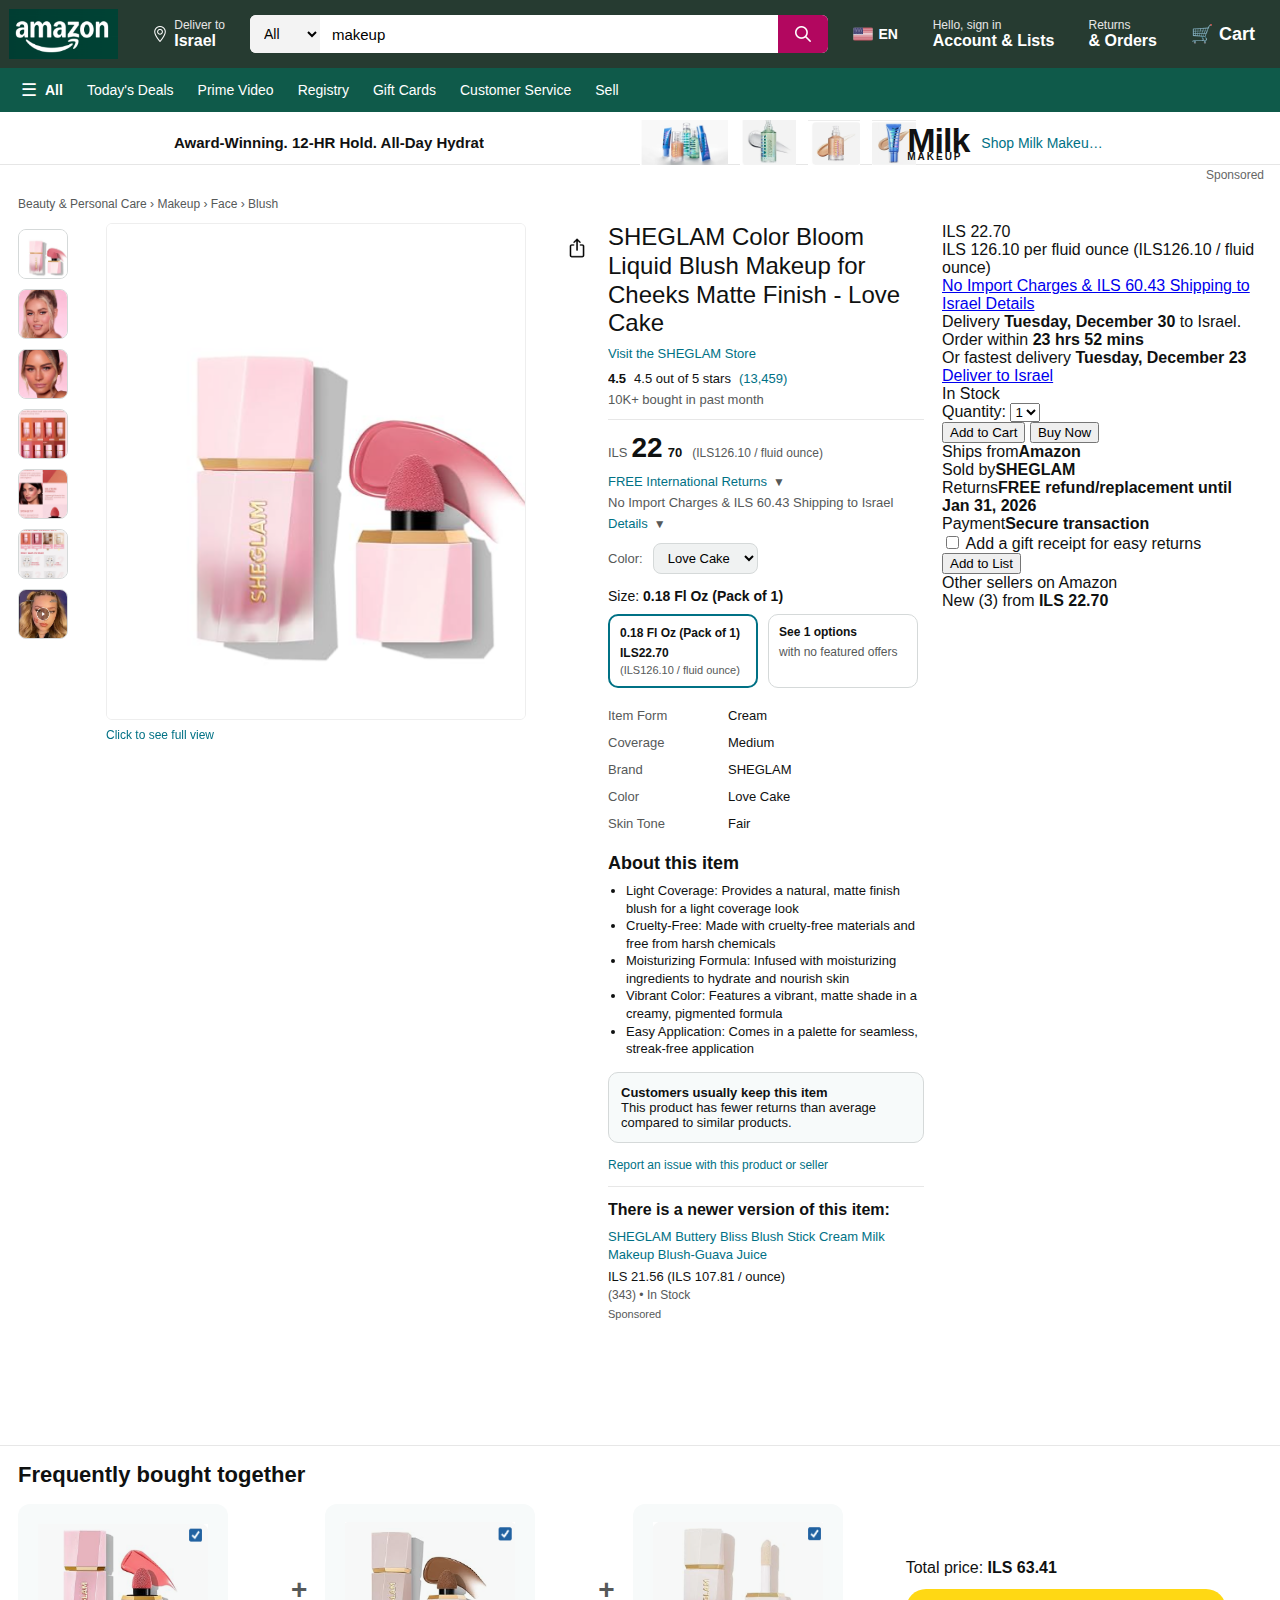
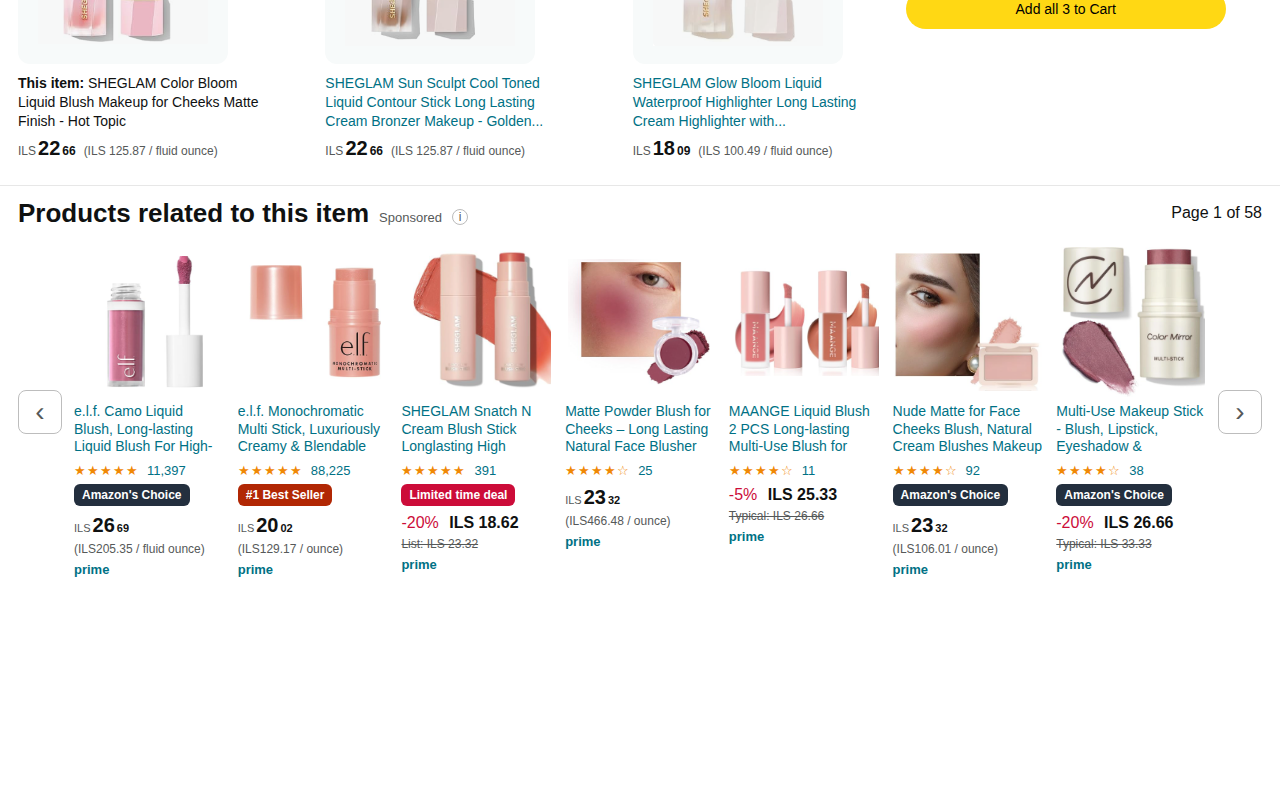
<file: index.html>
<!DOCTYPE html>
<html lang="en">
<head>
  <meta charset="UTF-8" />
<title>
Amazon.com : SHEGLAM Color Bloom Liquid Blush Makeup for Cheeks Matte Finish - Hot Topic : Beauty & Personal Care
</title>
<link rel="icon" type="image/png" href="img/amazon%20icon.png">

  <link rel="stylesheet" href="style.css" />
</head>
<body>

  <!-- Header -->
  <iframe src="header.html" class="header-frame"></iframe>

  <!-- Advertisement -->
  <iframe src="ad.html" class="ad-frame"></iframe>
  <!-- Content -->
<iframe class="content-frame" src="Content/content.html" scrolling="no"></iframe>
  <!-- Frequently Bought Together -->
  <iframe src="fbt.html" class="fbt-frame" scrolling="no"></iframe>
  <!-- Products related to this item -->
<iframe src="related.html" class="related-frame" scrolling="no"></iframe>
</body>
</html>
</file>
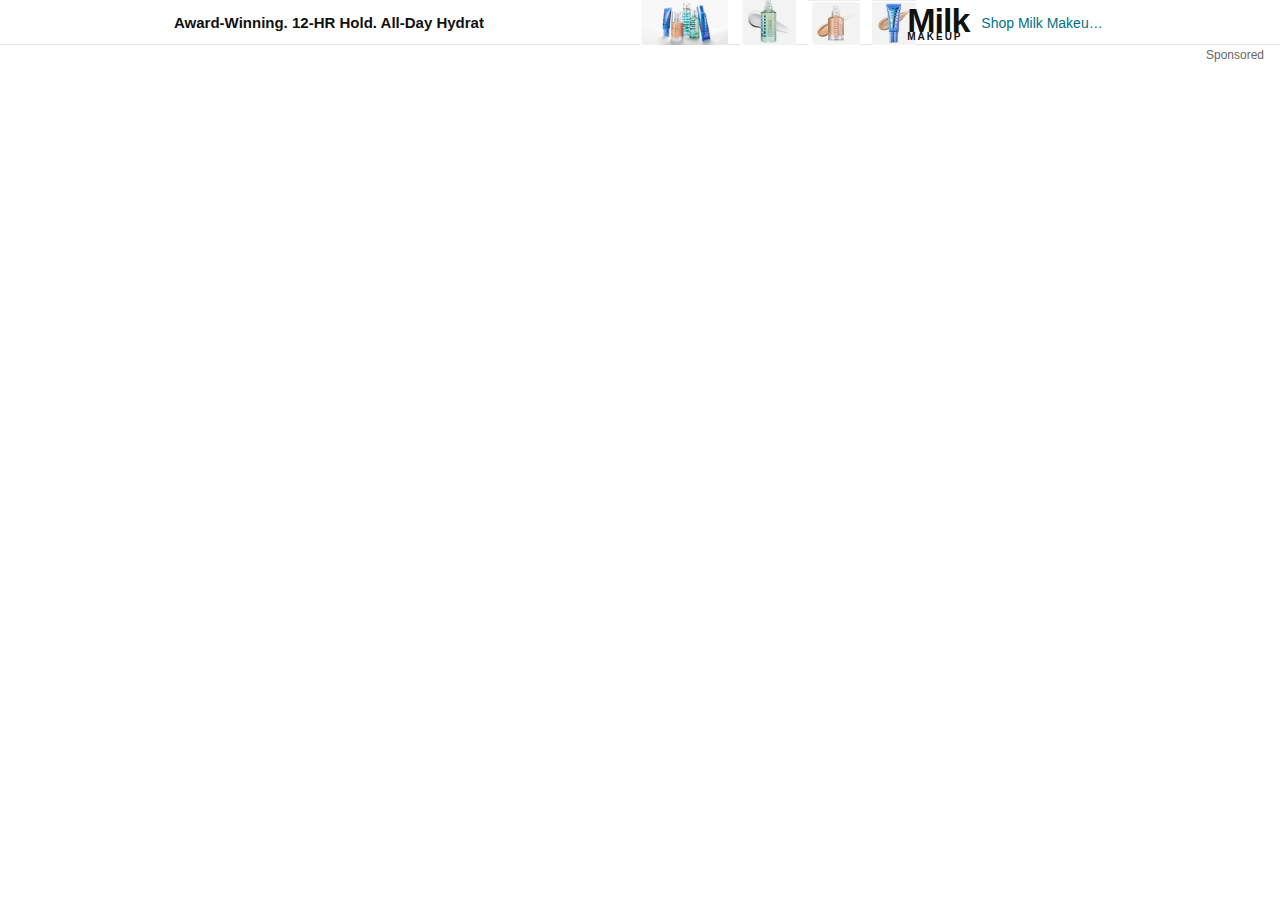
<file: ad.html>
<!DOCTYPE html>
<html lang="en">
<head>
  <meta charset="UTF-8" />
  <link rel="stylesheet" href="ad.css" />
</head>
<body>

  <!-- Top: main ad bar -->
  <section class="ad-bar">
    <div class="ad-inner">

      <div class="ad-text">
        13x Award-Winning. 12-HR Hold. All-Day Hydration.
      </div>

      <div class="ad-right-zone">
        <div class="ad-thumbs">
          <img src="img/ad1.png" alt="Ad item 1" />
          <img src="img/ad2.png" alt="Ad item 2" />
          <img src="img/ad3.png" alt="Ad item 3" />
          <img src="img/ad4.png" alt="Ad item 4" />
        </div>

        <div class="ad-right">
          <div class="ad-brand">
            <div class="ad-brand-name">Milk</div>
            <div class="ad-brand-sub">MAKEUP</div>
          </div>

          <a class="ad-link" href="#">Shop Milk Makeup LLC</a>
        </div>
      </div>

    </div>
  </section>

  <!-- Bottom: sponsored row -->
  <section class="ad-sponsored-row">
    <div class="ad-sponsored-inner">
      <span class="ad-sponsored">Sponsored</span>
    </div>
  </section>

</body>
</html>
</file>
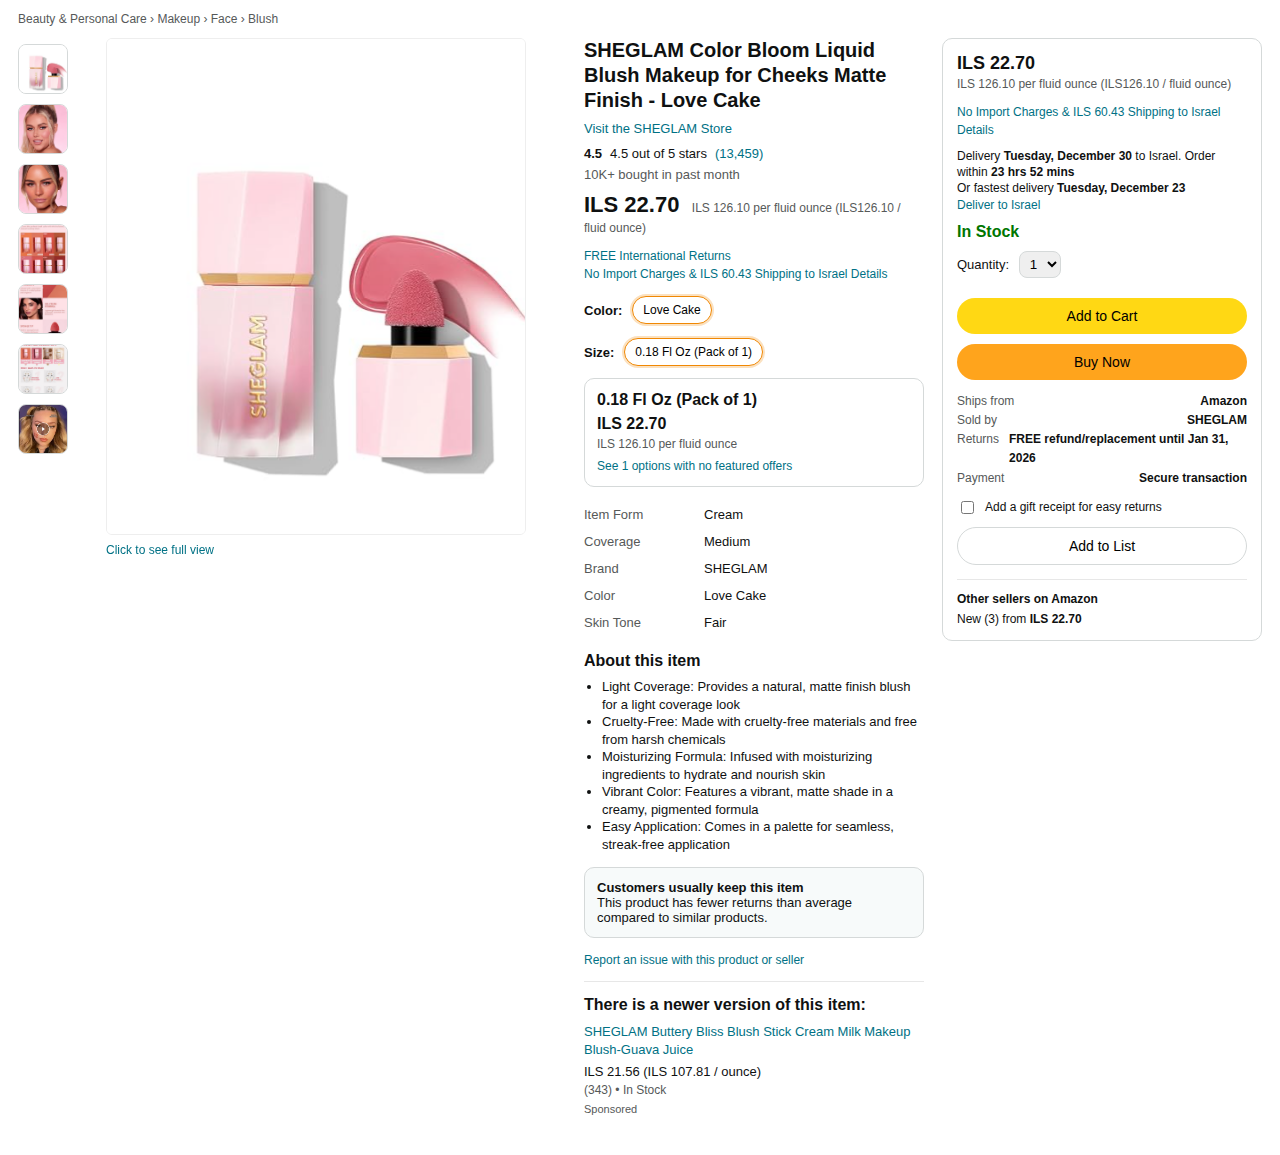
<file: content.html>
<!DOCTYPE html>
<html lang="en">
<head>
  <meta charset="UTF-8" />
  <title>Product Content</title>
  <link rel="stylesheet" href="content.css" />
  
</head>
<script src="script.js"></script>

<body>

  <!-- Breadcrumb -->
  <div class="breadcrumb">
    Beauty &amp; Personal Care › Makeup › Face › Blush
  </div>

  <!-- 4 sections layout -->
  <main class="product-grid">

    <!-- 1) LEFT: 7 thumbs -->
    <aside class="thumbs">
      <img src="img/t1.png" alt="">
      <img src="img/t2.png" alt="">
      <img src="img/t3.png" alt="">
      <img src="img/t4.png" alt="">
      <img src="img/t5.png" alt="">
      <img src="img/t6.png" alt="">
      <img src="img/t7.png" alt="">
    </aside>

    <!-- 2) MAIN IMAGE (sticky / can scroll while image stays) -->
    <section class="media">
      <div class="media-sticky">
<img id="mainImg" src="img/t1.png" alt="Main product">
        <div class="media-link">Click to see full view</div>
      </div>
    </section>

    <!-- 3) DETAILS TEXT -->
    <section class="details">

      <h1 class="title">
        SHEGLAM Color Bloom Liquid Blush Makeup for Cheeks Matte Finish - Love Cake
      </h1>

      <a class="store" href="#">Visit the SHEGLAM Store</a>

      <div class="rating-row">
        <span class="stars">4.5</span>
        <span class="rating-text">4.5 out of 5 stars</span>
        <a class="reviews" href="#">(13,459)</a>
      </div>

      <div class="bought">10K+ bought in past month</div>

      <div class="price-line">
        <span class="price">ILS 22.70</span>
        <span class="per">ILS 126.10 per fluid ounce (ILS126.10 / fluid ounce)</span>
      </div>

      <div class="links">
        <a href="#">FREE International Returns</a><br>
        <a href="#">No Import Charges &amp; ILS 60.43 Shipping to Israel Details</a>
      </div>

      <div class="var">
        <div class="label">Color:</div>
        <button class="pill active">Love Cake</button>
      </div>

      <div class="var">
        <div class="label">Size:</div>
        <button class="pill active">0.18 Fl Oz (Pack of 1)</button>
      </div>

      <div class="mini-box">
        <div><strong>0.18 Fl Oz (Pack of 1)</strong></div>
        <div class="mini-price">ILS 22.70</div>
        <div class="mini-per">ILS 126.10 per fluid ounce</div>
        <a class="mini-link" href="#">See 1 options with no featured offers</a>
      </div>

      <table class="specs">
        <tr><td>Item Form</td><td>Cream</td></tr>
        <tr><td>Coverage</td><td>Medium</td></tr>
        <tr><td>Brand</td><td>SHEGLAM</td></tr>
        <tr><td>Color</td><td>Love Cake</td></tr>
        <tr><td>Skin Tone</td><td>Fair</td></tr>
      </table>

      <h3>About this item</h3>
      <ul class="about">
        <li>Light Coverage: Provides a natural, matte finish blush for a light coverage look</li>
        <li>Cruelty-Free: Made with cruelty-free materials and free from harsh chemicals</li>
        <li>Moisturizing Formula: Infused with moisturizing ingredients to hydrate and nourish skin</li>
        <li>Vibrant Color: Features a vibrant, matte shade in a creamy, pigmented formula</li>
        <li>Easy Application: Comes in a palette for seamless, streak-free application</li>
      </ul>

      <div class="note">
        <strong>Customers usually keep this item</strong>
        <div>This product has fewer returns than average compared to similar products.</div>
      </div>

      <a class="report" href="#">Report an issue with this product or seller</a>

      <div class="newer">
        <div class="newer-title">There is a newer version of this item:</div>
        <div class="newer-item">
          <a href="#">SHEGLAM Buttery Bliss Blush Stick Cream Milk Makeup Blush-Guava Juice</a>
          <div class="newer-price">ILS 21.56 (ILS 107.81 / ounce)</div>
          <div class="newer-sub">(343) • In Stock</div>
          <div class="sponsored">Sponsored</div>
        </div>
      </div>

    </section>

    <!-- 4) RIGHT BUY BOX -->
    <aside class="buybox">

      <div class="buy-price">
        <span class="big">ILS 22.70</span><br>
        <span class="small">ILS 126.10 per fluid ounce (ILS126.10 / fluid ounce)</span>
      </div>

      <div class="ship">
        <a href="#">No Import Charges &amp; ILS 60.43 Shipping to Israel Details</a>
      </div>

      <div class="delivery">
        Delivery <strong>Tuesday, December 30</strong> to Israel. Order within <strong>23 hrs 52 mins</strong><br>
        Or fastest delivery <strong>Tuesday, December 23</strong><br>
        <a href="#">Deliver to Israel</a>
      </div>

      <div class="stock">In Stock</div>

      <div class="qty">
        Quantity:
        <select>
          <option>1</option>
          <option>2</option>
          <option>3</option>
        </select>
      </div>

      <button class="btn cart">Add to Cart</button>
      <button class="btn buy">Buy Now</button>

      <div class="meta">
        <div><span>Ships from</span><strong>Amazon</strong></div>
        <div><span>Sold by</span><strong>SHEGLAM</strong></div>
        <div><span>Returns</span><strong>FREE refund/replacement until Jan 31, 2026</strong></div>
        <div><span>Payment</span><strong>Secure transaction</strong></div>
      </div>

      <label class="gift">
        <input type="checkbox" />
        Add a gift receipt for easy returns
      </label>

      <button class="btn list">Add to List</button>

      <div class="other">
        <div class="other-title">Other sellers on Amazon</div>
        <div class="other-row">New (3) from <strong>ILS 22.70</strong></div>
      </div>

    </aside>

  </main>
  <script src="script.js"></script>

</body>
</html>
</file>
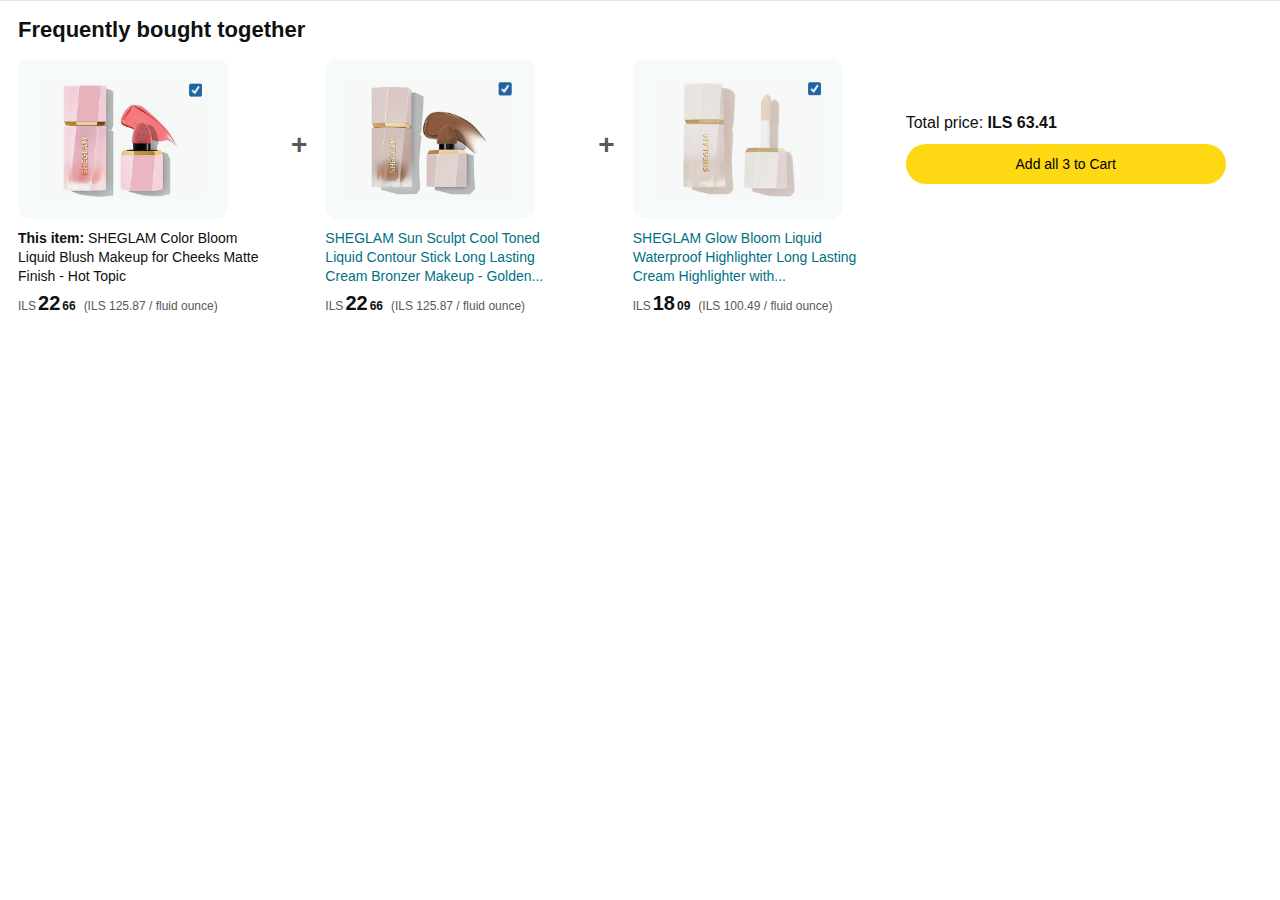
<file: fbt.html>
<!DOCTYPE html>
<html lang="en">
<head>
  <meta charset="UTF-8" />
  <title>Frequently Bought Together</title>
  <link rel="stylesheet" href="fbt.css" />
</head>
<body>

<section class="wrap">

  <h2 class="title">Frequently bought together</h2>

  <div class="row">

    <!-- LEFT: items -->
    <div class="items">

      <!-- Item 1 -->
      <div class="item">
        <div class="imgBox">
          <img src="img/p1.png" alt="">
        </div>

        <div class="name">
          <strong>This item:</strong> SHEGLAM Color Bloom Liquid Blush Makeup for Cheeks Matte Finish - Hot Topic
        </div>

        <div class="priceLine">
          <span class="cur">ILS</span><span class="main">22</span><span class="dec">66</span>
          <span class="unit">(ILS 125.87 / fluid ounce)</span>
        </div>
      </div>

      <div class="plus">+</div>

      <!-- Item 2 -->
      <div class="item">
        <div class="imgBox">
          <img src="img/p2.png" alt="">
        </div>

        <div class="name link">
          SHEGLAM Sun Sculpt Cool Toned Liquid Contour Stick Long Lasting Cream Bronzer Makeup - Golden...
        </div>

        <div class="priceLine">
          <span class="cur">ILS</span><span class="main">22</span><span class="dec">66</span>
          <span class="unit">(ILS 125.87 / fluid ounce)</span>
        </div>
      </div>

      <div class="plus">+</div>

      <!-- Item 3 -->
      <div class="item">
        <div class="imgBox">
          <img src="img/p3.png" alt="">
        </div>

        <div class="name link">
          SHEGLAM Glow Bloom Liquid Waterproof Highlighter Long Lasting Cream Highlighter with...
        </div>

        <div class="priceLine">
          <span class="cur">ILS</span><span class="main">18</span><span class="dec">09</span>
          <span class="unit">(ILS 100.49 / fluid ounce)</span>
        </div>
      </div>

    </div>

    <!-- RIGHT: total + button -->
    <div class="buy">
      <div class="total">
        Total price: <strong>ILS 63.41</strong>
      </div>
      <button class="btn">Add all 3 to Cart</button>
    </div>

  </div>

</section>

<script>
  // auto resize iframe height
  function sendHeight(){
    parent.postMessage({ type: "FBT_HEIGHT", height: document.documentElement.scrollHeight }, "*");
  }
  addEventListener("load", sendHeight);
  addEventListener("resize", sendHeight);
</script>

</body>
</html>
</file>
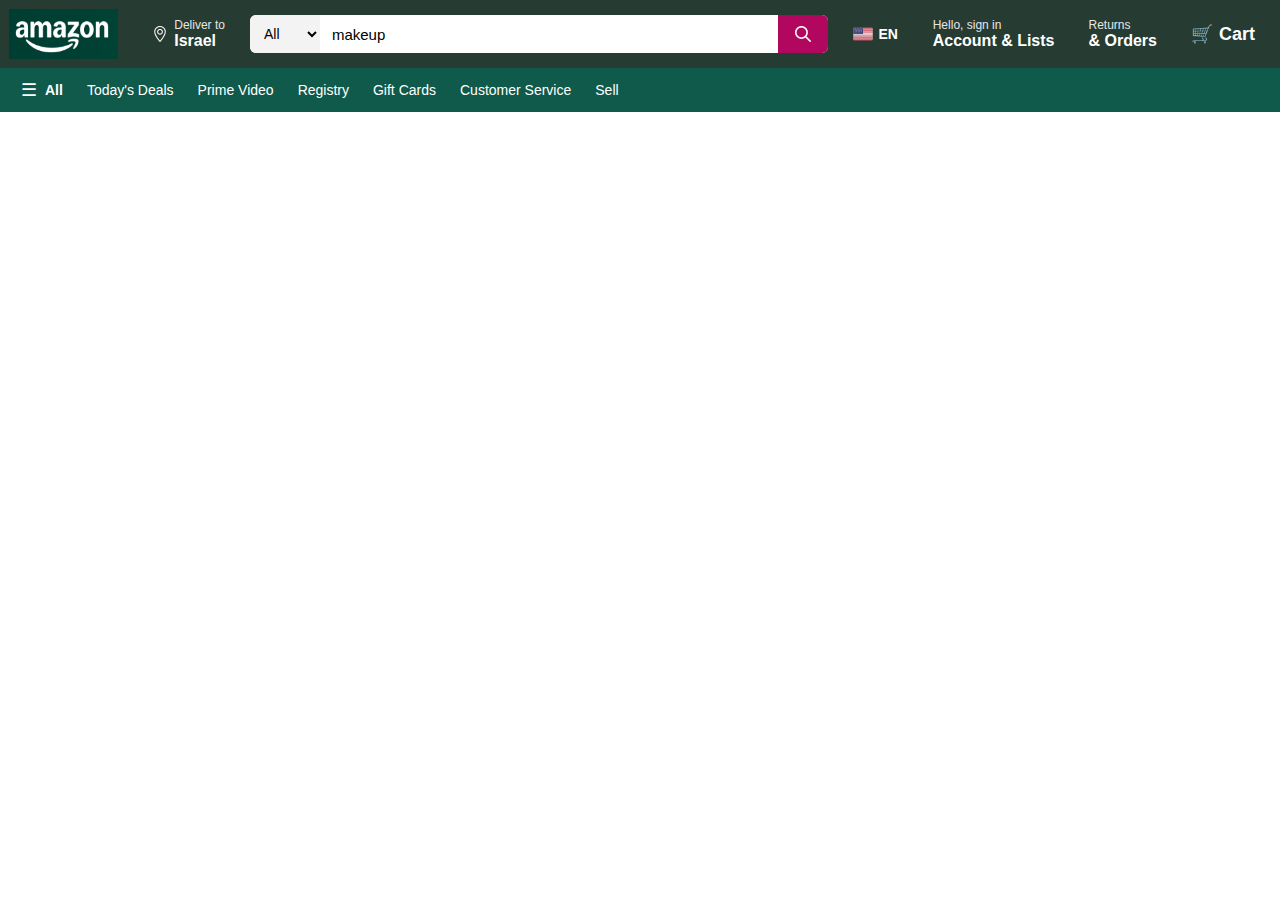
<file: header.html>
<!DOCTYPE html>
<html lang="en">
<head>
  <meta charset="UTF-8">
  <title>Amazon Clone Header</title>
  <link rel="stylesheet" href="style.css">
  
</head>
<body>

<header class="amazon-header">


  <!-- LOGO -->
<section class="header-logo hover-box">
  <a href="https://www.amazon.com/ref=nav_logo" target="_blank">
    <img src="img/amazon.png" class="amazon-logo" alt="Amazon">
  </a>
</section>


  <!-- DELIVERY -->
  <section class="header-delivery hover-box">
    <img src="img/address icon.png" class="address-icon" alt="Address">
    <div class="delivery-text">
      <span class="small-text">Deliver to</span>
      <strong>Israel</strong>
    </div>
  </section>

  <!-- SEARCH -->
  <section class="header-search">
    <select>
  <option>All</option>
    <option>All Departments</option>

  <option>Arts & Crafts</option>
  <option>Automotive</option>
  <option>Baby</option>
  <option>Beauty & Personal Care</option>
  <option>Books</option>
  <option>Boys' Fashion</option>
  <option>Computers</option>
  <option>Deals</option>
  <option>Digital Music</option>
  <option>Electronics</option>
  <option>Girls' Fashion</option>
  <option>Health & Household</option>
  <option>Home & Kitchen</option>
  <option>Industrial & Scientific</option>
  <option>Kindle Store</option>
  <option>Luggage</option>
  <option>Men's Fashion</option>
  <option>Movies & TV</option>
  <option>Music, CDs & Vinyl</option>
  <option>Pet Supplies</option>
  <option>Prime Video</option>
  <option>Software</option>
  <option>Sports & Outdoors</option>
  <option>Tools & Home Improvement</option>
  <option>Toys & Games</option>
  <option>Video Games</option>
  <option>Women's Fashion</option>
</select>


    <input type="text" value="makeup">

    <button class="search-btn">
      <img src="img/search icon.png" class="search-icon" alt="Search">
    </button>
  </section>

<!-- LANGUAGE WITH DROPDOWN -->
<section class="header-lang-wrapper hover-box">
  <div class="header-lang">
    <img src="img/flag.png" class="lang-flag" alt="US Flag">
    <strong>EN</strong>
  </div>

  <!-- LANGUAGE DROPDOWN PANEL -->
  <div class="lang-dropdown">

    <div class="lang-title">Change language</div>

    <label class="lang-option">
      <input type="radio" name="lang" checked>
      English - EN
    </label>

    <label class="lang-option">
      <input type="radio" name="lang">
      español - ES
    </label>

    <label class="lang-option">
      <input type="radio" name="lang">
      العربية - AR
    </label>

    <label class="lang-option">
      <input type="radio" name="lang">
      Deutsch - DE
    </label>

    <label class="lang-option">
      <input type="radio" name="lang">
      עברית - HE
    </label>

    <label class="lang-option">
      <input type="radio" name="lang">
      한국어 - KO
    </label>

    <label class="lang-option">
      <input type="radio" name="lang">
      português - PT
    </label>

    <label class="lang-option">
      <input type="radio" name="lang">
      中文 (简体) - ZH
    </label>

    <label class="lang-option">
      <input type="radio" name="lang">
      中文 (繁體) - ZH
    </label>

    <div class="lang-divider"></div>

    <div class="lang-currency">
      Change currency<br>
      ₪ - ILS - Israeli New Shekel <span class="blue-link">Change</span>
    </div>

    <div class="lang-divider"></div>

    <div class="lang-footer">
      <img src="img/flag.png" class="lang-flag">
      You are shopping on Amazon.com<br>
      <span class="blue-link">Change country/region</span>
    </div>

  </div>
</section>


  <!-- ACCOUNT -->
  <section class="header-account hover-box">
    <span class="small-text">Hello, sign in</span>
    <strong>Account & Lists</strong>
  </section>

  <!-- ORDERS -->
<section class="header-orders hover-box">
    <span class="small-text">Returns</span>
    <strong>& Orders</strong>
  </section>

  <!-- CART -->
  <section class="header-cart hover-box">
    🛒 <strong>Cart</strong>
  </section>



</header>
<!-- SECOND NAV BAR (UNDER HEADER) -->
<nav class="amazon-subnav">
  <div class="subnav-left hover-box">
    <span class="subnav-hamburger">☰</span>
    <span class="subnav-all">All</span>
  </div>

  <a class="subnav-link hover-box" href="#">Today's Deals</a>
  <a class="subnav-link hover-box" href="#">Prime Video</a>
  <a class="subnav-link hover-box" href="#">Registry</a>
  <a class="subnav-link hover-box" href="#">Gift Cards</a>
  <a class="subnav-link hover-box" href="#">Customer Service</a>
  <a class="subnav-link hover-box" href="#">Sell</a>
</nav>

</body>
</html>
</file>
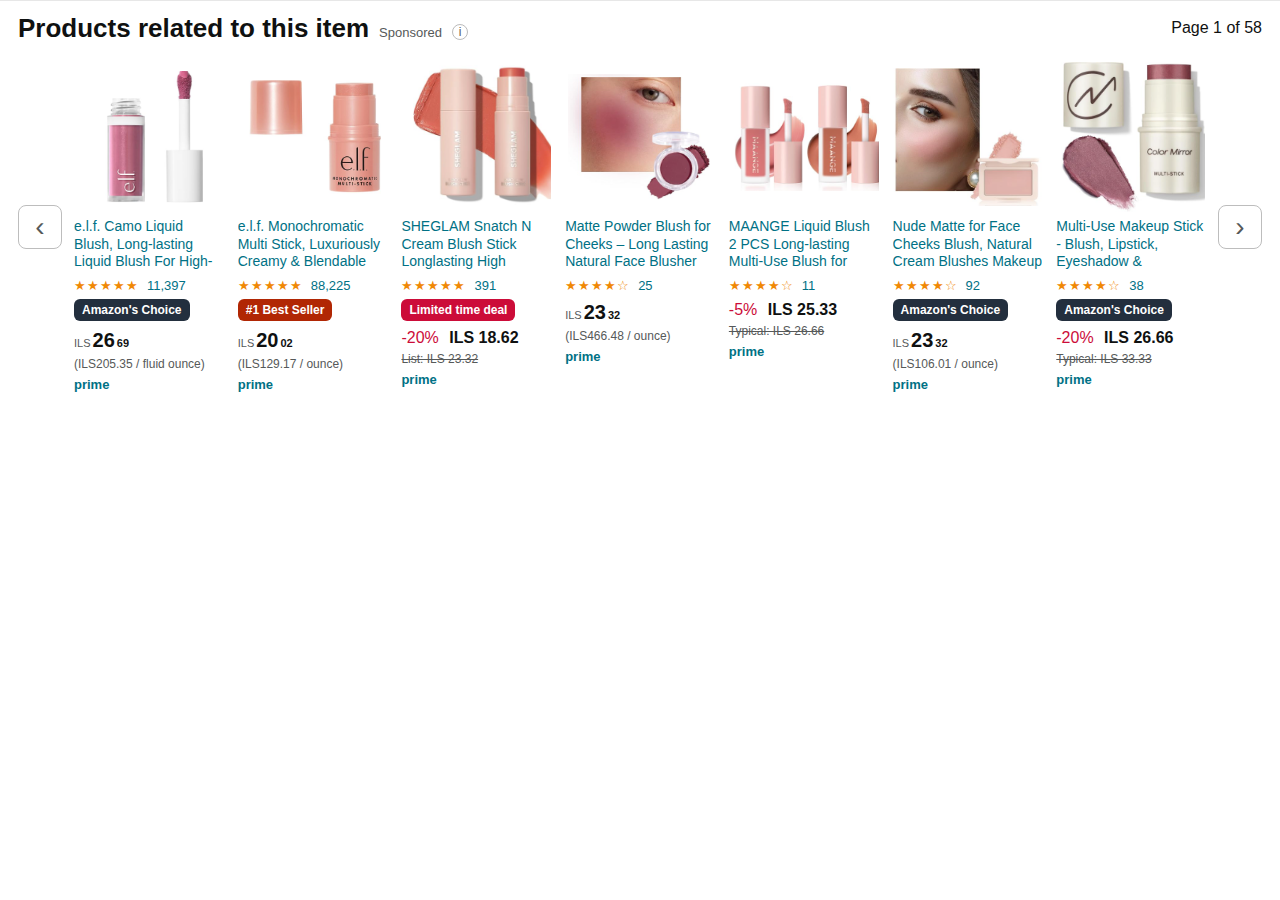
<file: related.html>
<!DOCTYPE html>
<html lang="en">
<head>
  <meta charset="UTF-8" />
  <title>Products related to this item</title>
  <link rel="stylesheet" href="related.css" />
</head>
<body>

<section class="wrap">

  <div class="top">
    <div class="left">
      <h2 class="title">Products related to this item</h2>
      <span class="sponsored">Sponsored</span>
      <span class="info">i</span>
    </div>

    <div class="page">Page 1 of 58</div>
  </div>

  <div class="carousel">

    <!-- ONLY DESIGN (not working) -->
    <button class="nav" aria-label="Previous" disabled>‹</button>

    <div class="track">

      <!-- CARD 1 -->
      <article class="card">
        <div class="img"><img src="img/r1.png" alt=""></div>
        <a class="name" href="#">e.l.f. Camo Liquid Blush, Long-lasting Liquid Blush For High-pigment Color, Creates...</a>
        <div class="rating"><span class="stars">★★★★★</span><a class="count" href="#">11,397</a></div>
        <div class="badge dark">Amazon's Choice</div>
        <div class="price"><span class="cur">ILS</span><span class="main">26</span><span class="dec">69</span></div>
        <div class="unit">(ILS205.35 / fluid ounce)</div>
        <div class="prime">prime</div>
      </article>

      <!-- CARD 2 -->
      <article class="card">
        <div class="img"><img src="img/r2.png" alt=""></div>
        <a class="name" href="#">e.l.f. Monochromatic Multi Stick, Luxuriously Creamy &amp; Blendable Color, For Eyes, L...</a>
        <div class="rating"><span class="stars">★★★★★</span><a class="count" href="#">88,225</a></div>
        <div class="badge orange">#1 Best Seller</div>
        <div class="price"><span class="cur">ILS</span><span class="main">20</span><span class="dec">02</span></div>
        <div class="unit">(ILS129.17 / ounce)</div>
        <div class="prime">prime</div>
      </article>

      <!-- CARD 3 -->
      <article class="card">
        <div class="img"><img src="img/r3.png" alt=""></div>
        <a class="name" href="#">SHEGLAM Snatch N Cream Blush Stick Longlasting High Pigment Blush for...</a>
        <div class="rating"><span class="stars">★★★★★</span><a class="count" href="#">391</a></div>
        <div class="badge red">Limited time deal</div>
        <div class="deal">-20% <span class="dealPrice">ILS 18.62</span></div>
        <div class="strike">List: ILS 23.32</div>
        <div class="prime">prime</div>
      </article>

      <!-- CARD 4 -->
      <article class="card">
        <div class="img"><img src="img/r4.png" alt=""></div>
        <a class="name" href="#">Matte Powder Blush for Cheeks – Long Lasting Natural Face Blusher Makeup, Lightweight...</a>
        <div class="rating"><span class="stars">★★★★☆</span><a class="count" href="#">25</a></div>
        <div class="price"><span class="cur">ILS</span><span class="main">23</span><span class="dec">32</span></div>
        <div class="unit">(ILS466.48 / ounce)</div>
        <div class="prime">prime</div>
      </article>

      <!-- CARD 5 -->
      <article class="card">
        <div class="img"><img src="img/r5.png" alt=""></div>
        <a class="name" href="#">MAANGE Liquid Blush 2 PCS Long-lasting Multi-Use Blush for Cheeks Liquid Makeup For...</a>
        <div class="rating"><span class="stars">★★★★☆</span><a class="count" href="#">11</a></div>
        <div class="deal">-5% <span class="dealPrice">ILS 25.33</span></div>
        <div class="strike">Typical: ILS 26.66</div>
        <div class="prime">prime</div>
      </article>

      <!-- CARD 6 -->
      <article class="card">
        <div class="img"><img src="img/r6.png" alt=""></div>
        <a class="name" href="#">Nude Matte for Face Cheeks Blush, Natural Cream Blushes Makeup Palette, Skin Color ...</a>
        <div class="rating"><span class="stars">★★★★☆</span><a class="count" href="#">92</a></div>
        <div class="badge dark">Amazon's Choice</div>
        <div class="price"><span class="cur">ILS</span><span class="main">23</span><span class="dec">32</span></div>
        <div class="unit">(ILS106.01 / ounce)</div>
        <div class="prime">prime</div>
      </article>

      <!-- CARD 7 -->
      <article class="card">
        <div class="img"><img src="img/r7.png" alt=""></div>
        <a class="name" href="#">Multi-Use Makeup Stick - Blush, Lipstick, Eyeshadow &amp; Highlighter For All...</a>
        <div class="rating"><span class="stars">★★★★☆</span><a class="count" href="#">38</a></div>
        <div class="badge dark">Amazon's Choice</div>
        <div class="deal">-20% <span class="dealPrice">ILS 26.66</span></div>
        <div class="strike">Typical: ILS 33.33</div>
        <div class="prime">prime</div>
      </article>

    </div>

    <button class="nav" aria-label="Next" disabled>›</button>

  </div>

</section>

</body>
</html>
</file>
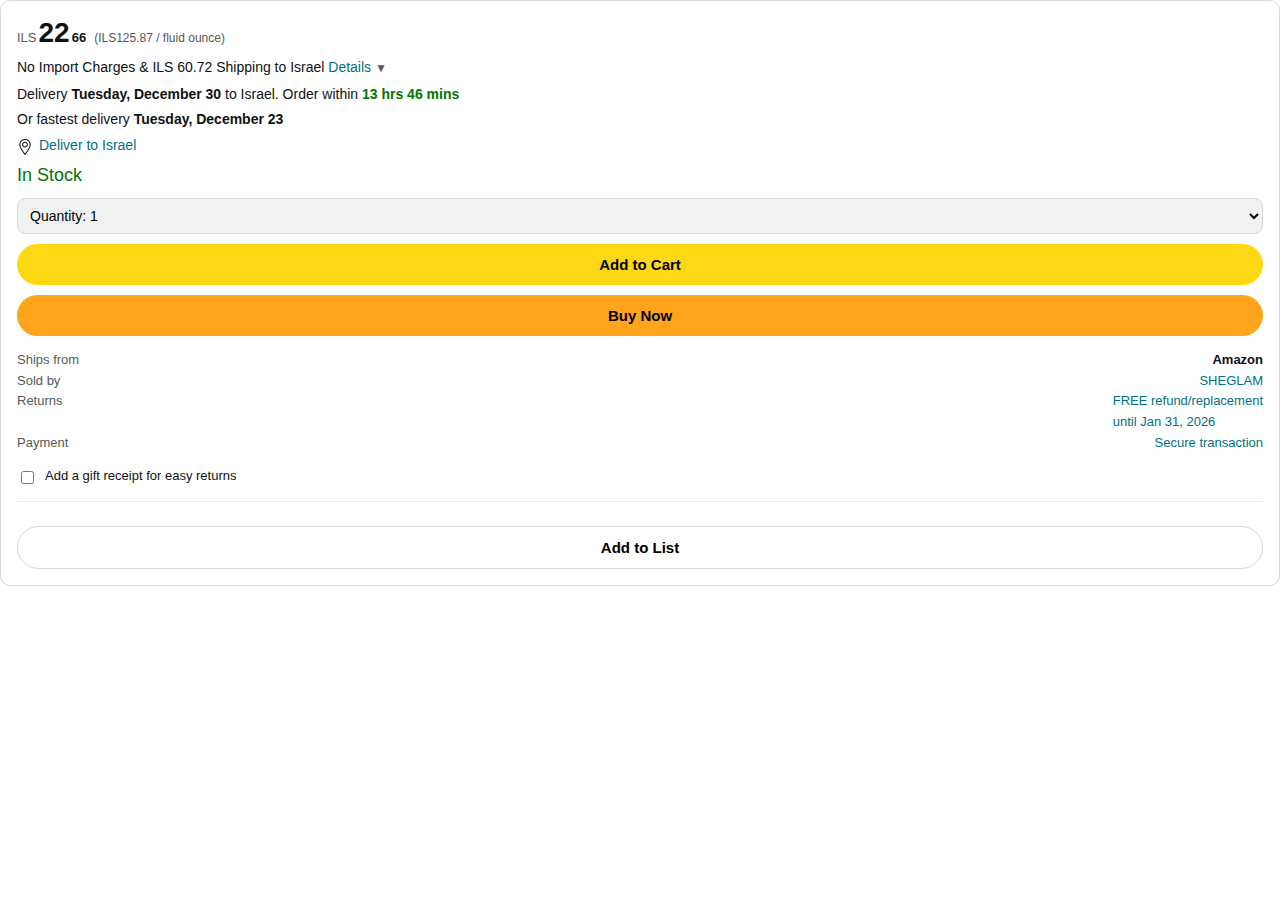
<file: Content/buybox.html>
<!DOCTYPE html>
<html lang="en">
<head>
  <meta charset="UTF-8">
  <title>Buy Box</title>
  <link rel="stylesheet" href="buybox.css">
</head>
<body>

<aside class="buybox">

  <!-- PRICE -->
  <div class="price">
    <span class="cur">ILS</span>
    <span class="main">22</span><span class="dec">66</span>
    <span class="unit">(ILS125.87 / fluid ounce)</span>
  </div>

  <!-- SHIPPING -->
  <div class="ship">
    No Import Charges &amp; ILS 60.72 Shipping to Israel
    <a href="#">Details</a>
    <span class="chev">▼</span>
  </div>

  <!-- DELIVERY -->
  <div class="delivery">
    Delivery <strong>Tuesday, December 30</strong> to Israel.
    Order within <span class="time">13 hrs 46 mins</span>
  </div>

  <div class="delivery">
    Or fastest delivery <strong>Tuesday, December 23</strong>
  </div>

 <div class="location">
  <img class="loc-ico" src="../img/location.png" alt="location">
  <a href="#">Deliver to Israel</a>
</div>


  <!-- STOCK -->
  <div class="stock">In Stock</div>

  <!-- QUANTITY -->
  <div class="qty">
    <select>
      <option>Quantity: 1</option>
      <option>2</option>
      <option>3</option>
    </select>
  </div>

  <!-- BUTTONS -->
  <button class="btn cart">Add to Cart</button>
  <button class="btn buy">Buy Now</button>

  <!-- META -->
  <div class="meta">
    <div><span>Ships from</span><strong>Amazon</strong></div>
    <div><span>Sold by</span><a href="#">SHEGLAM</a></div>
    <div><span>Returns</span><a href="#">FREE refund/replacement<br>until Jan 31, 2026</a></div>
    <div><span>Payment</span><a href="#">Secure transaction</a></div>
  </div>

  <!-- GIFT -->
  <label class="gift">
    <input type="checkbox">
    Add a gift receipt for easy returns
  </label>

  <hr>

  <button class="btn list">Add to List</button>

</aside>

<script>
  parent.postMessage(
    { type: "BUYBOX_HEIGHT", height: document.documentElement.scrollHeight },
    "*"
  );
</script>

</body>
</html>
</file>
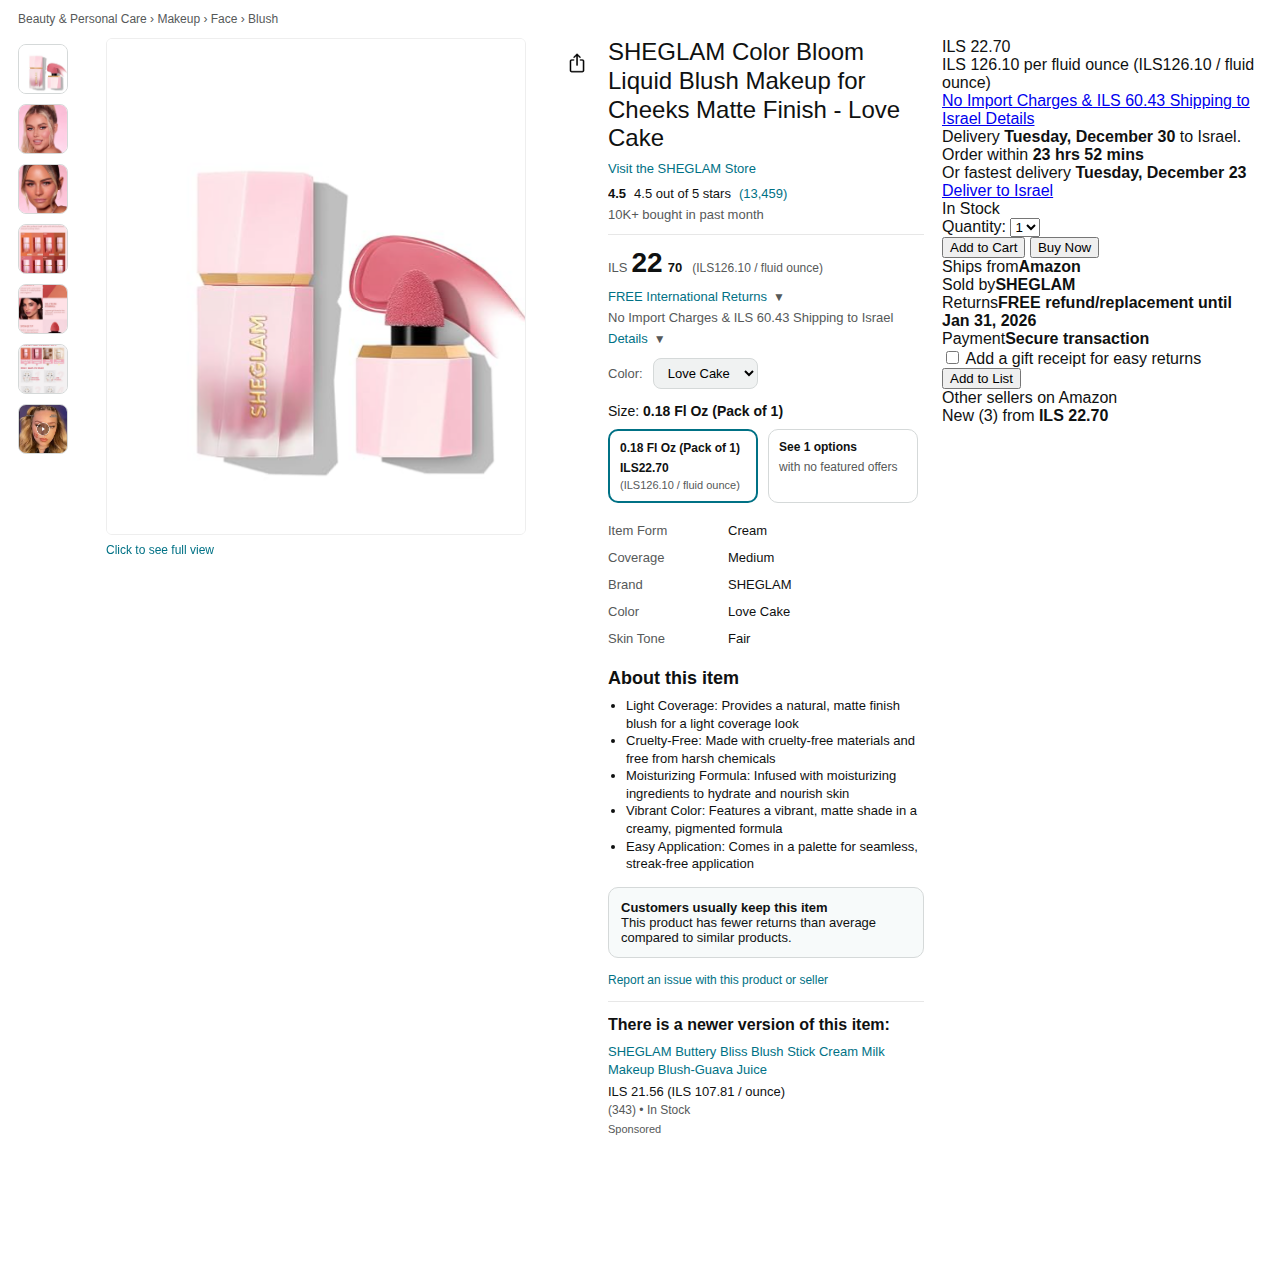
<file: Content/content.html>
<!DOCTYPE html>
<html lang="en">
<head>
  <meta charset="UTF-8" />
  <title>Product Content</title>
  <link rel="stylesheet" href="content.css" />
</head>

<body>

  <!-- Breadcrumb -->
  <div class="breadcrumb">
    Beauty &amp; Personal Care › Makeup › Face › Blush
  </div>

  <!-- 5 sections layout -->
  <main class="product-grid">

    <!-- 1) LEFT: 7 thumbs -->
 <aside class="thumbs">
  <img src="../img/t1.png" alt="">
  <img src="../img/t2.png" alt="">
  <img src="../img/t3.png" alt="">
  <img src="../img/t4.png" alt="">
  <img src="../img/t5.png" alt="">
  <img src="../img/t6.png" alt="">
  <img src="../img/t7.png" alt="">
</aside>

    <!-- 2) MAIN IMAGE (sticky) -->
<section class="media">
  <div class="media-sticky">
    <img id="mainImg" src="../img/t1.png" alt="Main product">
    <div class="media-link">Click to see full view</div>
  </div>
</section>

    <!-- 3) SHARE (loaded from share.html) -->
    <iframe
      class="share-frame"
      src="share.html"
      title="Share"
      scrolling="no"
    ></iframe>

    <!-- 4) DETAILS TEXT -->
 <!-- 4) DETAILS (loaded from details.html) -->
<iframe
  class="details-frame"
  src="details.html"
  title="Details"
  scrolling="no"
></iframe>

    <!-- 5) RIGHT BUY BOX -->
    <aside class="buybox">

      <div class="buy-price">
        <span class="big">ILS 22.70</span><br>
        <span class="small">ILS 126.10 per fluid ounce (ILS126.10 / fluid ounce)</span>
      </div>

      <div class="ship">
        <a href="#">No Import Charges &amp; ILS 60.43 Shipping to Israel Details</a>
      </div>

      <div class="delivery">
        Delivery <strong>Tuesday, December 30</strong> to Israel. Order within <strong>23 hrs 52 mins</strong><br>
        Or fastest delivery <strong>Tuesday, December 23</strong><br>
        <a href="#">Deliver to Israel</a>
      </div>

      <div class="stock">In Stock</div>

      <div class="qty">
        Quantity:
        <select>
          <option>1</option>
          <option>2</option>
          <option>3</option>
        </select>
      </div>

      <button class="btn cart">Add to Cart</button>
      <button class="btn buy">Buy Now</button>

      <div class="meta">
        <div><span>Ships from</span><strong>Amazon</strong></div>
        <div><span>Sold by</span><strong>SHEGLAM</strong></div>
        <div><span>Returns</span><strong>FREE refund/replacement until Jan 31, 2026</strong></div>
        <div><span>Payment</span><strong>Secure transaction</strong></div>
      </div>

      <label class="gift">
        <input type="checkbox" />
        Add a gift receipt for easy returns
      </label>

      <button class="btn list">Add to List</button>

      <div class="other">
        <div class="other-title">Other sellers on Amazon</div>
        <div class="other-row">New (3) from <strong>ILS 22.70</strong></div>
      </div>

    </aside>

  </main>

  <script src="script.js"></script>
</body>
</html>
</file>
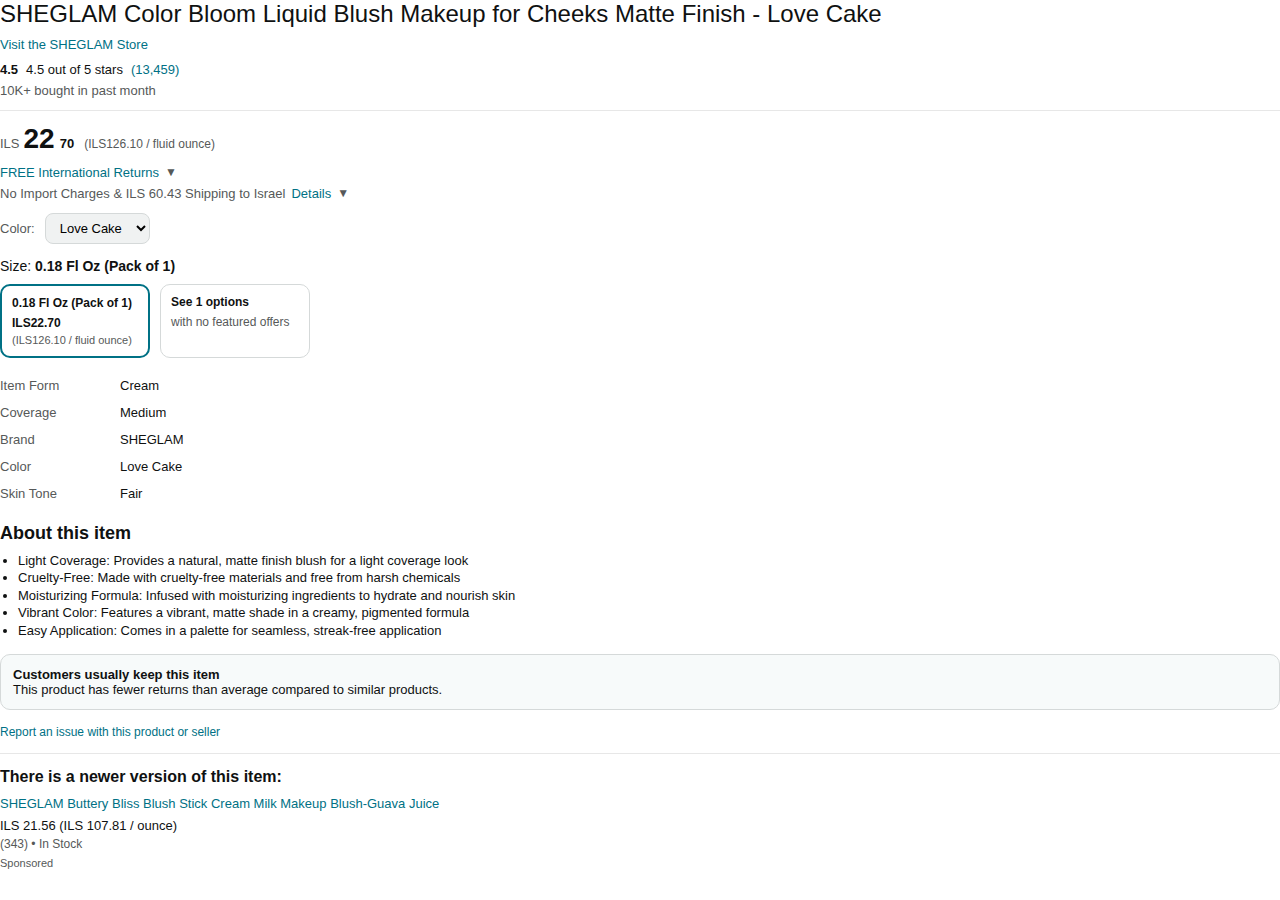
<file: Content/details.html>
<!DOCTYPE html>
<html lang="en">
<head>
  <meta charset="UTF-8" />
  <title>Details</title>
  <link rel="stylesheet" href="details.css" />
</head>

<body>
  <section class="details">

    <h1 class="title">
      SHEGLAM Color Bloom Liquid Blush Makeup for Cheeks Matte Finish - Love Cake
    </h1>

    <a class="store" href="#">Visit the SHEGLAM Store</a>

    <div class="rating-row">
      <span class="stars">4.5</span>
      <span class="rating-text">4.5 out of 5 stars</span>
      <a class="reviews" href="#">(13,459)</a>
    </div>

    <div class="bought">10K+ bought in past month</div>

    <hr class="line">

    <div class="price-line2">
      <span class="ils">ILS</span><span class="bigPrice">22</span><span class="dec">70</span>
      <span class="per2">(ILS126.10 / fluid ounce)</span>
    </div>

    <div class="blue-line">
      <a class="blue-link" href="#">FREE International Returns</a>
      <span class="drop">▼</span>
    </div>

    <div class="blue-line">
      No Import Charges &amp; ILS 60.43 Shipping to Israel
      <a class="blue-link" href="#">Details</a>
      <span class="drop">▼</span>
    </div>

    <div class="varRow">
      <div class="label2">Color:</div>
      <select class="select2">
        <option>Love Cake</option>
      </select>
    </div>

    <div class="sizeTitle">
      Size: <strong>0.18 Fl Oz (Pack of 1)</strong>
    </div>

    <div class="sizeBoxes">
      <div class="sizeBox active">
        <div class="boxTitle">0.18 Fl Oz (Pack of 1)</div>
        <div class="boxPrice">ILS22.70</div>
        <div class="boxPer">(ILS126.10 / fluid ounce)</div>
      </div>

      <div class="sizeBox">
        <div class="boxTitle">See 1 options</div>
        <div class="boxSub">with no featured offers</div>
      </div>
    </div>

    <table class="specs">
      <tr><td>Item Form</td><td>Cream</td></tr>
      <tr><td>Coverage</td><td>Medium</td></tr>
      <tr><td>Brand</td><td>SHEGLAM</td></tr>
      <tr><td>Color</td><td>Love Cake</td></tr>
      <tr><td>Skin Tone</td><td>Fair</td></tr>
    </table>

    <h3>About this item</h3>
    <ul class="about">
      <li>Light Coverage: Provides a natural, matte finish blush for a light coverage look</li>
      <li>Cruelty-Free: Made with cruelty-free materials and free from harsh chemicals</li>
      <li>Moisturizing Formula: Infused with moisturizing ingredients to hydrate and nourish skin</li>
      <li>Vibrant Color: Features a vibrant, matte shade in a creamy, pigmented formula</li>
      <li>Easy Application: Comes in a palette for seamless, streak-free application</li>
    </ul>

    <div class="note">
      <strong>Customers usually keep this item</strong>
      <div>This product has fewer returns than average compared to similar products.</div>
    </div>

    <a class="report" href="#">Report an issue with this product or seller</a>

    <div class="newer">
      <div class="newer-title">There is a newer version of this item:</div>
      <div class="newer-item">
        <a href="#">SHEGLAM Buttery Bliss Blush Stick Cream Milk Makeup Blush-Guava Juice</a>
        <div class="newer-price">ILS 21.56 (ILS 107.81 / ounce)</div>
        <div class="newer-sub">(343) • In Stock</div>
        <div class="sponsored">Sponsored</div>
      </div>
    </div>

  </section>

  <script>
    // auto-resize iframe height to fit content
    function sendHeight(){
      const h = document.documentElement.scrollHeight;
      parent.postMessage({ type: "DETAILS_HEIGHT", height: h }, "*");
    }
    window.addEventListener("load", sendHeight);
    window.addEventListener("resize", sendHeight);
  </script>
</body>
</html>
</file>
<file: content.css>
/* ====== Base ====== */
*{ box-sizing: border-box; }

body{
  margin:0;
  font-family: Arial, sans-serif;
  background:#fff;
  color:#0f1111;
}

/* ====== Breadcrumb ====== */
.breadcrumb{
  font-size:12px;
  color:#565959;
  padding:12px 18px;
}

/* ====== 4 sections grid ====== */
.product-grid{
  display:grid;
  grid-template-columns: 70px 460px 1fr 320px; /* thumbs | media | details | buybox */
  gap:18px;
  padding:0 18px 40px;
  align-items:start;
}

/* ====== 1) thumbs ====== */
.thumbs{
  padding-top:6px;
}

.thumbs img{
  width:50px;
  height:50px;
  display:block;
  object-fit:cover;
  border:1px solid #d5d9d9;
  border-radius:8px;
  margin-bottom:10px;
  cursor:pointer;
}

.thumbs img:hover{
  outline:2px solid #f08804;
  outline-offset:2px;
}

/* ====== 2) main media (sticky) ====== */
.media{
  position:relative;
}

.media-sticky{
  position: sticky;
  top: 12px;              /* stays visible while scrolling */
}

.media-sticky img{
  width:100%;
  max-width:420px;
  display:block;
  border:1px solid #eee;
  border-radius:6px;
}

.media-link{
  margin-top:8px;
  font-size:12px;
  color:#007185;
}

/* ====== 3) details ====== */
.title{
  margin:0 0 6px;
  font-size:20px;
  font-weight:600;
  line-height:1.25;
}

.store{
  display:inline-block;
  font-size:13px;
  color:#007185;
  text-decoration:none;
  margin-bottom:10px;
}

.store:hover{ color:#c7511f; text-decoration:underline; }

.rating-row{
  font-size:13px;
  display:flex;
  gap:8px;
  align-items:center;
  margin-bottom:6px;
}

.stars{ font-weight:700; }

.reviews{
  color:#007185;
  text-decoration:none;
}
.reviews:hover{ color:#c7511f; text-decoration:underline; }

.bought{
  font-size:13px;
  color:#565959;
  margin-bottom:10px;
}

.price-line{
  margin:10px 0;
}

.price{
  font-size:22px;
  font-weight:700;
  margin-right:8px;
}

.per{
  font-size:12px;
  color:#565959;
}

.links a{
  font-size:12px;
  color:#007185;
  text-decoration:none;
}
.links a:hover{ color:#c7511f; text-decoration:underline; }

.var{
  margin-top:14px;
  display:flex;
  align-items:center;
  gap:10px;
}

.label{
  font-size:13px;
  font-weight:700;
}

.pill{
  padding:6px 10px;
  font-size:12px;
  border:1px solid #d5d9d9;
  background:#fff;
  border-radius:999px;
  cursor:pointer;
}

.pill.active{
  border-color:#f08804;
  box-shadow: 0 0 0 2px rgba(240,136,4,0.25);
}

.mini-box{
  margin-top:12px;
  padding:12px;
  border:1px solid #d5d9d9;
  border-radius:10px;
  background:#fff;
  max-width:340px;
}

.mini-price{
  margin-top:6px;
  font-weight:700;
}

.mini-per{
  font-size:12px;
  color:#565959;
  margin-top:4px;
}

.mini-link{
  display:inline-block;
  margin-top:8px;
  font-size:12px;
  color:#007185;
  text-decoration:none;
}
.mini-link:hover{ color:#c7511f; text-decoration:underline; }

.specs{
  margin-top:14px;
  border-collapse: collapse;
  font-size:13px;
}

.specs td{
  padding:6px 10px 6px 0;
  vertical-align:top;
}

.specs td:first-child{
  color:#565959;
  width:120px;
}

.details h3{
  margin:16px 0 8px;
  font-size:16px;
}

.about{
  margin:0 0 14px 18px;
  padding:0;
  font-size:13px;
  line-height:1.35;
}

.note{
  border:1px solid #d5d9d9;
  border-radius:10px;
  padding:12px;
  background:#f7fafa;
  font-size:13px;
  margin:12px 0;
}

.report{
  display:inline-block;
  font-size:12px;
  color:#007185;
  text-decoration:none;
  margin-bottom:14px;
}
.report:hover{ color:#c7511f; text-decoration:underline; }

.newer{
  border-top:1px solid #e7e7e7;
  padding-top:14px;
}

.newer-title{
  font-weight:700;
  margin-bottom:8px;
}

.newer-item a{
  color:#007185;
  text-decoration:none;
  font-size:13px;
}
.newer-item a:hover{ color:#c7511f; text-decoration:underline; }

.newer-price{
  margin-top:6px;
  font-size:13px;
}

.newer-sub{
  margin-top:4px;
  font-size:12px;
  color:#565959;
}

.sponsored{
  margin-top:6px;
  font-size:11px;
  color:#565959;
}

/* ====== 4) buy box ====== */
.buybox{
  border:1px solid #d5d9d9;
  border-radius:10px;
  padding:14px;
  background:#fff;
}

.buy-price .big{
  font-size:18px;
  font-weight:700;
}

.buy-price .small{
  font-size:12px;
  color:#565959;
}

.ship{
  margin:10px 0;
}
.ship a{
  font-size:12px;
  color:#007185;
  text-decoration:none;
}
.ship a:hover{ color:#c7511f; text-decoration:underline; }

.delivery{
  font-size:12px;
  color:#0f1111;
  line-height:1.35;
  margin:10px 0;
}

.delivery a{
  color:#007185;
  text-decoration:none;
}
.delivery a:hover{ color:#c7511f; text-decoration:underline; }

.stock{
  color:#007600;
  font-weight:700;
  margin:10px 0;
}

.qty{
  font-size:13px;
  margin:10px 0;
}

.qty select{
  margin-left:6px;
  padding:4px 6px;
  border:1px solid #d5d9d9;
  border-radius:8px;
}

.btn{
  width:100%;
  border:0;
  padding:10px 12px;
  border-radius:999px;
  cursor:pointer;
  font-size:14px;
  margin-top:10px;
}

.btn.cart{ background:#ffd814; }
.btn.buy { background:#ffa41c; }
.btn.list{
  background:#fff;
  border:1px solid #d5d9d9;
}

.btn:hover{
  filter: brightness(0.97);
}

.meta{
  margin-top:12px;
  font-size:12px;
  line-height:1.6;
}

.meta div{
  display:flex;
  justify-content:space-between;
  gap:10px;
}

.meta span{
  color:#565959;
}

.gift{
  display:flex;
  gap:8px;
  align-items:center;
  margin-top:10px;
  font-size:12px;
}

.other{
  margin-top:14px;
  padding-top:12px;
  border-top:1px solid #e7e7e7;
  font-size:12px;
}

.other-title{
  font-weight:700;
  margin-bottom:6px;
}

/* ====== Responsive (optional) ====== */
@media (max-width: 1200px){
  .product-grid{
    grid-template-columns: 70px 380px 1fr 300px;
  }
}

@media (max-width: 980px){
  .product-grid{
    grid-template-columns: 70px 1fr;   /* stack simpler */
  }
  .buybox{ grid-column: 1 / -1; }
  .media{ grid-column: 2 / -1; }
}
</file>
<file: fbt.css>
*{ box-sizing:border-box; }

body{
  margin:0;
  font-family: Arial, sans-serif;
  background:#fff;
  color:#0f1111;
}

.wrap{
  padding: 16px 18px 30px;
  border-top:1px solid #e7e7e7;
}

.title{
  margin: 0 0 16px;
  font-size: 22px;
  font-weight: 700;
}

/* main row */
.row{
  display:flex;
  align-items:flex-start;
  gap: 18px;            /* ✅ smaller gap so buy box comes close */
}

/* items row */
.items{
  display:flex;
  align-items:flex-start;
  gap: 18px;
  flex: 0 0 auto;       /* ✅ don’t stretch and push buy box far */
}

/* each item */
.item{
  width: 255px;
}

.imgBox{
  position:relative;
  width: 210px;
  height: 160px;
  background:#f7fafa;
  border-radius:12px;
  display:flex;
  align-items:center;
  justify-content:center;
  margin-bottom: 10px;
}

.imgBox img{
  max-width: 170px;
  max-height: 150px;
  object-fit:contain;
}

/* plus */
.plus{
  font-size:28px;
  font-weight:700;
  color:#565959;
  margin-top: 70px;
}

.name{
  font-size: 14px;
  line-height: 1.35;
  margin-bottom: 6px;
}

.name.link{
  color:#007185;
}
.name.link:hover{
  color:#c7511f;
  text-decoration: underline;
  cursor:pointer;
}

.priceLine{
  display:flex;
  align-items:baseline;
  gap:2px;
}

.cur{ font-size:12px; color:#565959; }
.main{ font-size:20px; font-weight:700; }
.dec{ font-size:12px; font-weight:700; vertical-align:super; }
.unit{ font-size:12px; color:#565959; margin-left:6px; }

/* ✅ buy section next to item3 */
.buy{
  width: 360px;
  padding-top: 55px;     /* aligns like Amazon */
}

.total{
  font-size: 16px;
  margin-bottom: 12px;
}

.btn{
  width: 320px;
  border:0;
  border-radius:999px;
  padding: 12px 16px;
  background:#ffd814;
  cursor:pointer;
  font-size: 14px;
}

.btn:hover{ filter:brightness(0.97); }

/* responsive */
@media (max-width: 1100px){
  .row{ flex-direction:column; }
  .buy{ width:100%; padding-top:10px; }
  .btn{ width: 260px; }
}
</file>
<file: related.css>
*{ box-sizing:border-box; }

body{
  margin:0;
  font-family: Arial, sans-serif;
  background:#fff;
  color:#0f1111;
}

.wrap{
  padding: 12px 18px 18px;
  border-top: 1px solid #e7e7e7;
}

/* ================== TOP ================== */
.top{
  display:flex;
  justify-content:space-between;
  align-items:flex-start;
  margin-bottom: 10px;
}

.left{
  display:flex;
  align-items:center;
  gap:10px;
}

.title{
  margin:0;
  font-size: 26px;
  font-weight: 700;
}

.sponsored{
  font-size: 13px;
  color:#565959;
  margin-top: 8px;
}

.info{
  width:16px;
  height:16px;
  border-radius:50%;
  border:1px solid #bbb;
  color:#565959;
  font-size:12px;
  display:flex;
  align-items:center;
  justify-content:center;
  margin-top: 7px;
}

.page{
  font-size: 16px;
  color:#0f1111;
  margin-top: 6px;
}

/* ================== CAROUSEL ================== */
.carousel{
  display:grid;
  grid-template-columns: 44px 1fr 44px; /* left btn | cards | right btn */
  align-items:center;
  column-gap: 12px;
}

.nav{
  width: 44px;
  height: 44px;
  border-radius:8px;
  border:1px solid #bdbdbd;
  background:#fff;
  font-size:28px;
  line-height:1;
  color:#565959;
}

.nav:disabled{
  cursor:default;
  opacity: 1;
}

/* ================== TRACK (GRID) ==================
   ✅ divides all available space equally between 7 cards */
.track{
  display:grid;
  grid-template-columns: repeat(7, minmax(0, 1fr)); /* 7 equal columns */
  column-gap: 14px;
  overflow:hidden;   /* no scroll, no extra space */
  padding: 8px 0;
}

/* card fills its grid cell */
.card{
  min-width: 0;      /* IMPORTANT: allows text truncation inside grid */
}

/* image */
.img{
  height: 150px;
  display:flex;
  align-items:center;
  justify-content:center;
}

.img img{
  max-width: 150px;
  max-height: 150px;
  width: 100%;
  object-fit: contain;
}

/* title */
.name{
  display:block;
  margin-top: 6px;
  color:#007185;
  text-decoration:none;
  font-size:14px;
  line-height:1.25;

  height: 54px;      /* keep same height for all cards */
  overflow:hidden;
}

.name:hover{
  color:#c7511f;
  text-decoration: underline;
}

/* rating row */
.rating{
  margin-top: 6px;
  display:flex;
  align-items:center;
  gap:8px;
  font-size:13px;
}

.stars{
  color:#f08804;
  letter-spacing: 1px;
}

.count{
  color:#007185;
  text-decoration:none;
}
.count:hover{ color:#c7511f; text-decoration:underline; }

/* badges */
.badge{
  display:inline-block;
  margin-top: 6px;
  padding: 4px 8px;
  border-radius: 6px;
  font-size: 12px;
  font-weight: 700;
  color:#fff;
}

.badge.dark{ background:#232f3e; }
.badge.orange{ background:#b12704; }
.badge.red{ background:#cc0c39; }

/* price */
.price{
  margin-top: 8px;
  display:flex;
  align-items:baseline;
  gap:2px;
}

.cur{ font-size:11px; color:#565959; }
.main{ font-size:20px; font-weight:700; }
.dec{ font-size:11px; font-weight:700; vertical-align:super; }

.unit{
  margin-top: 5px;
  font-size: 12px;
  color:#565959;
}

.deal{
  margin-top: 8px;
  font-size: 16px;
  color:#cc0c39;
}

.dealPrice{
  color:#0f1111;
  font-weight:700;
  margin-left: 6px;
}

.strike{
  margin-top: 5px;
  font-size: 12px;
  color:#565959;
  text-decoration: line-through;
}

.prime{
  margin-top: 6px;
  font-size: 13px;
  color:#007185;
  font-weight: 700;
}
</file>
<file: Content/buybox.css>
*{ box-sizing:border-box; }

body{
  margin:0;
  font-family: Arial, sans-serif;
  background:#fff;
  color:#0f1111;
}

.buybox{
  width:100%;
  border:1px solid #d5d9d9;
  border-radius:10px;
  padding:16px;
  background:#fff;
}

/* PRICE */
.price{
  display:flex;
  align-items:baseline;
  gap:2px;
  margin-bottom:10px;
}

.cur{
  font-size:13px;
  color:#565959;
}

.main{
  font-size:28px;
  font-weight:700;
}

.dec{
  font-size:13px;
  font-weight:700;
  vertical-align:super;
}

.unit{
  font-size:12px;
  color:#565959;
  margin-left:6px;
}

/* SHIPPING */
.ship{
  font-size:14px;
  margin-bottom:10px;
}

.ship a{
  color:#007185;
  text-decoration:none;
}

.ship a:hover{
  text-decoration:underline;
}

.chev{
  font-size:12px;
  color:#565959;
}

/* DELIVERY */
.delivery{
  font-size:14px;
  line-height:1.35;
  margin-bottom:6px;
}

.time{
  color:#007600;
  font-weight:700;
}

/* LOCATION */
.loc-ico{
  width:16px;
  height:16px;
  object-fit:contain;
  display:inline-block;
  transform: translateY(2px);
}

.location{
  margin:8px 0 12px;
  font-size:14px;
  display:flex;
  align-items:center;
  gap:6px;
}


.location a{
  color:#007185;
  text-decoration:none;
}

/* STOCK */
.stock{
  color:#007600;
  font-size:18px;
  font-weight:500;
  margin-bottom:12px;
}

/* QTY */
.qty select{
  width:100%;
  padding:8px;
  border:1px solid #d5d9d9;
  border-radius:8px;
  font-size:14px;
  background:#f0f2f2;
}

/* BUTTONS */
.btn{
  width:100%;
  border:0;
  border-radius:999px;
  padding:12px 0;
  font-size:15px;
  font-weight:600;
  cursor:pointer;
  margin-top:10px;
}

.btn.cart{
  background:#ffd814;
}

.btn.buy{
  background:#ffa41c;
}

.btn.list{
  background:#fff;
  border:1px solid #d5d9d9;
}

.btn:hover{
  filter:brightness(0.97);
}

/* META */
.meta{
  margin-top:14px;
  font-size:13px;
  line-height:1.6;
}

.meta div{
  display:flex;
  justify-content:space-between;
  gap:10px;
}

.meta span{
  color:#565959;
}

.meta a{
  color:#007185;
  text-decoration:none;
}

/* GIFT */
.gift{
  display:flex;
  gap:8px;
  align-items:flex-start;
  font-size:13px;
  margin:14px 0;
}

hr{
  border:0;
  border-top:1px solid #e7e7e7;
  margin:14px 0;
}
</file>
<file: Content/details.css>
*{ box-sizing:border-box; }

body{
  margin:0;
  font-family: Arial, sans-serif;
  background:#fff;
  color:#0f1111;
}

.details{ padding: 0; }

/* ====== 4) details ====== */
.title{
  margin:0 0 6px;
  font-size:24px;
  font-weight:400;
  line-height:1.2;
}

.store{
  display:inline-block;
  font-size:13px;
  color:#007185;
  text-decoration:none;
  margin-bottom:10px;
}
.store:hover{ color:#c7511f; text-decoration:underline; }

.rating-row{
  font-size:13px;
  display:flex;
  gap:8px;
  align-items:center;
  margin-bottom:6px;
}

.stars{ font-weight:700; }

.reviews{
  color:#007185;
  text-decoration:none;
}
.reviews:hover{ color:#c7511f; text-decoration:underline; }

.bought{
  font-size:13px;
  color:#565959;
  margin-bottom:10px;
}

.line{
  border:0;
  border-top:1px solid #e7e7e7;
  margin:12px 0;
}

.price-line2{
  margin:10px 0;
  display:flex;
  align-items:baseline;
  gap:4px;
}

.ils{ font-size:13px; color:#565959; }
.bigPrice{ font-size:28px; font-weight:700; }
.dec{ font-size:13px; font-weight:700; vertical-align:super; margin-left:1px; }
.per2{ font-size:12px; color:#565959; margin-left:6px; }

.blue-line{
  font-size:13px;
  color:#565959;
  margin-top:6px;
  display:flex;
  align-items:center;
  gap:6px;
  flex-wrap:wrap;
}

.blue-link{
  color:#007185;
  text-decoration:none;
  font-size:13px;
}
.blue-link:hover{ color:#c7511f; text-decoration:underline; }

.drop{ color:#565959; font-size:12px; }

.varRow{
  margin-top:12px;
  display:flex;
  align-items:center;
  gap:10px;
}

.label2{
  font-size:13px;
  color:#565959;
}

.select2{
  padding:6px 10px;
  border:1px solid #d5d9d9;
  border-radius:8px;
  background:#f0f2f2;
  font-size:13px;
}

.sizeTitle{
  margin-top:14px;
  font-size:14px;
}

.sizeBoxes{
  display:flex;
  gap:10px;
  margin-top:10px;
}

.sizeBox{
  border:1px solid #d5d9d9;
  border-radius:10px;
  padding:10px;
  width:150px;
  background:#fff;
  font-size:12px;
}

.sizeBox.active{
  border:2px solid #007185;
}

.boxTitle{ font-weight:700; margin-bottom:6px; }
.boxPrice{ font-weight:700; }
.boxPer{ color:#565959; margin-top:4px; font-size:11px; }
.boxSub{ color:#565959; margin-top:6px; }

.specs{
  margin-top:14px;
  border-collapse: collapse;
  font-size:13px;
}

.specs td{
  padding:6px 10px 6px 0;
  vertical-align:top;
}

.specs td:first-child{
  color:#565959;
  width:120px;
}

.details h3{
  margin:16px 0 8px;
  font-size:18px;
}

.about{
  margin:0 0 14px 18px;
  padding:0;
  font-size:13px;
  line-height:1.35;
}

.note{
  border:1px solid #d5d9d9;
  border-radius:10px;
  padding:12px;
  background:#f7fafa;
  font-size:13px;
  margin:12px 0;
}

.report{
  display:inline-block;
  font-size:12px;
  color:#007185;
  text-decoration:none;
  margin-bottom:14px;
}
.report:hover{ color:#c7511f; text-decoration:underline; }

.newer{
  border-top:1px solid #e7e7e7;
  padding-top:14px;
}

.newer-title{
  font-weight:700;
  margin-bottom:8px;
}

.newer-item a{
  color:#007185;
  text-decoration:none;
  font-size:13px;
}
.newer-item a:hover{ color:#c7511f; text-decoration:underline; }

.newer-price{
  margin-top:6px;
  font-size:13px;
}

.newer-sub{
  margin-top:4px;
  font-size:12px;
  color:#565959;
}

.sponsored{
  margin-top:6px;
  font-size:11px;
  color:#565959;
}
</file>
<file: style.css>
/* ================= RESET ================= */
* {
  box-sizing: border-box;
}

body {
  margin: 0;
  font-family: Arial, sans-serif;
  background: white;
}


/* ================= HEADER GRID LAYOUT ================= */
.amazon-header {
  background: #263b31;
  color: white;

  display: grid;

  grid-template-columns:
    auto     /* logo */
    auto     /* delivery */
    9fr      /* search (main space) */
    1fr      /* language */
    1fr      /* account */
    1fr      /* orders */
    auto;    /* cart */

  align-items: center;

  padding: 2px 16px 2px 0;
  gap: 16px;
}


/* ================= AMAZON HOVER BORDER EFFECT ================= */
.hover-box {
  padding: 6px 8px;
  border: 1px solid transparent;
  border-radius: 2px;
  cursor: pointer;
  transition: border 0.15s ease-in-out;
}

.hover-box:hover {
  border: 1px solid white;
}


/* ================= LOGO ================= */
.header-logo {
  display: flex;
  align-items: center;
}

.amazon-logo {
  height: 50px;
  display: block;
}


/* ================= DELIVERY ================= */
.header-delivery {
  display: flex;
  align-items: center;
  gap: 6px;
  white-space: nowrap;
}

.address-icon {
  width: 16px;
  height: 16px;
}

.delivery-text {
  display: flex;
  flex-direction: column;
  line-height: 1.1;
}


/* ================= SEARCH BAR ================= */
.header-search {
  display: flex;
  width: 100%;
  height: 38px;
  border-radius: 6px;
  overflow: hidden;
  background: white;
}

/* LEFT: All dropdown */
.header-search select {
  width: 70px;
  border: none;
  background: #f3f3f3;
  padding: 0 10px;
  font-size: 14px;
  outline: none;
  cursor: pointer;
}

/* MIDDLE: Input */
.header-search input {
  flex: 1;
  border: none;
  padding: 0 12px;
  font-size: 15px;
  outline: none;
}

/* RIGHT: Search button */
.search-btn {
  width: 50px;
  border: none;
  background: #b2075f;
  cursor: pointer;

  display: flex;
  align-items: center;
  justify-content: center;
}

.search-icon {
  width: 16px;
  height: 16px;
}


/* ================= LANGUAGE (BUTTON) ================= */
.header-lang-wrapper {
  position: relative; /* ✅ important: dropdown is relative to this */
}

.header-lang {
  display: flex;
  align-items: center;
  gap: 6px;
  white-space: nowrap;
  font-size: 14px;
}

.lang-flag {
  width: 20px;
  height: 14px;
  object-fit: cover;
  border-radius: 2px;
}


/* ================= LANGUAGE DROPDOWN ================= */
.lang-dropdown {
  position: absolute;
  top: calc(100% + 6px); /* ✅ stick under EN button */
  right: 0;              /* ✅ align under EN */

  width: 260px;
  background: #fff;
  color: #111;

  border: 1px solid #bbb;
  border-radius: 3px;
  box-shadow: 0 2px 10px rgba(0,0,0,0.25);

  padding: 14px 16px;
  font-size: 13px;
  z-index: 999;

  display: none;
}

.header-lang-wrapper:hover .lang-dropdown {
  display: block;
}

/* Arrow (small triangle) */
.lang-dropdown::after {
  content: "";
  position: absolute;
  top: -9px;
  right: 52px; /* move arrow left/right if needed */
  border-width: 0 9px 9px 9px;
  border-style: solid;
  border-color: transparent transparent #bbb transparent;
}

.lang-dropdown::before {
  content: "";
  position: absolute;
  top: -8px;
  right: 53px;
  border-width: 0 8px 8px 8px;
  border-style: solid;
  border-color: transparent transparent #fff transparent;
}


.lang-title {
  font-weight: normal;
  font-size: 12px;
  margin-bottom: 10px;
}


/* Language options */
.lang-option {
  display: flex;
  align-items: center;
  gap: 10px;
  padding: 6px 0;
  cursor: pointer;
}

.lang-option:hover {
  color: #c45500;
  text-decoration: underline;
}

.lang-option input {
  width: 14px;
  height: 14px;
  accent-color: #ff9900;
}

/* ✅ Divider under English (without editing HTML) */
.lang-option:first-of-type {
  padding-bottom: 10px;
  margin-bottom: 10px;
  border-bottom: 1px solid #e5e5e5;
}


.lang-divider {
  height: 1px;
  background: #e5e5e5;
  margin: 12px 0;
}

.lang-currency,
.lang-footer {
  font-size: 12px;
  line-height: 1.4;
}

.blue-link {
  color: #0066c0;
  cursor: pointer;
}

.blue-link:hover {
  text-decoration: underline;
}


/* ================= ACCOUNT & ORDERS ================= */
.header-account,
.header-orders {
  display: flex;
  flex-direction: column;
  white-space: nowrap;
}


/* ================= CART ================= */
.header-cart {
  display: flex;
  align-items: center;
  gap: 6px;
  font-size: 18px;
  font-weight: bold;
  white-space: nowrap;
}


/* ================= SMALL TEXT ================= */
.small-text {
  font-size: 12px;
  color: #e6e6e6;
}



/* ================= SECOND NAV BAR ================= */
.amazon-subnav {
  background: #0f5a4a;        
  color: #fff;

  display: flex;
  align-items: center;
  gap: 6px;

  padding: 6px 12px;
}

/* left "All" with hamburger */
.subnav-left {
  display: flex;
  align-items: center;
  gap: 8px;
  white-space: nowrap;
}

.subnav-hamburger {
  font-size: 18px;
  line-height: 1;
}

.subnav-all {
  font-size: 14px;
  font-weight: bold;
}

/* links */
.subnav-link {
  color: #fff;
  text-decoration: none;
  font-size: 14px;
  white-space: nowrap;
}

.subnav-link.hover-box {
  padding: 6px 8px;
}

/* ================= IFRAME ================= */
iframe{
  width: 100%;
  display: block;   /* removes the gap */
  border: 0;
}

/* Keep your header height */
.header-frame{
  height: 120px;
}

/* Ad height */
.ad-frame{
  height: 65px;
}

/* NEW: content frame */
.content-frame{
  height: 1260px;  /* temporary */
}

.fbt-frame{
  width:100%;
  border:0;
  display:block;
  height: 340px; 
}
.related-frame{
  width:100%;
  border:0;
  display:block;
  height: 620px; /* will be auto resized */
}
</file>
<file: ad.css>
/* =============== RESET =============== */
*{ box-sizing: border-box; }

html, body{
  margin: 0;
  padding: 0;
  background: #fff;
  font-family: Arial, sans-serif;

  /* IMPORTANT: prevent iframe scrollbars */
  overflow: hidden;
}

/* ===== TOTAL HEIGHT MUST BE 65px =====
   ad-bar = 45px
   sponsored-row = 20px
   45 + 20 = 65
*/

/* =============== TOP BAR (45px) =============== */
.ad-bar{
  height: 45px;
  background: #fff;
  border-bottom: 1px solid #e6e6e6; /* line between bar and sponsored */
}

/* 8-grid container */
.ad-inner{
  height: 45px;
  width: 100%;
  max-width: 1500px;
  margin: 0 auto;
  padding: 0 16px;               /* equal left/right space */

  display: grid;
  grid-template-columns: repeat(8, minmax(0, 1fr)); /* 8 equal grids */
  align-items: stretch;
}

/* col1 empty, col2-3 text */
.ad-text{
  grid-column: 2 / span 2;

  display: flex;
  align-items: center;
  justify-content: center;

  font-size: 15px;
  font-weight: 700;
  color: #111;
  text-align: center;

  /* prevent pushing layout wider */
  overflow: hidden;
  text-overflow: ellipsis;
  white-space: nowrap;
}

/* col4 empty */
/* col5-7 thumbs + right */
.ad-right-zone{
  grid-column: 5 / span 3;

  display: flex;
  align-items: center;   /* IMPORTANT: centered inside 45px */
  gap: 14px;
  min-width: 0;
}

/* thumbs fill the bar height (45px) */
.ad-thumbs{
  height: 45px;
  display: flex;
  align-items: center;
  gap: 12px;
  min-width: 0;
}

.ad-thumbs img{
  height: 45px;          /* EXACT bar height */
  width: auto;
  display: block;
  object-fit: contain;
}

/* brand + link */
.ad-right{
  display: flex;
  align-items: center;
  gap: 12px;
  white-space: nowrap;
  min-width: 0;
}

.ad-brand{
  display: flex;
  flex-direction: column;
  line-height: 1;
}

.ad-brand-name{
  font-size: 34px;
  font-weight: 800;
  letter-spacing: -1px;
  color: #111;
}

.ad-brand-sub{
  font-size: 10px;
  font-weight: 700;
  letter-spacing: 2px;
  margin-top: -5px;
  color: #111;
}

.ad-link{
  color: #007185;
  text-decoration: none;
  font-size: 14px;

  /* prevent overflow */
  overflow: hidden;
  text-overflow: ellipsis;
  white-space: nowrap;
  max-width: 220px;
}

.ad-link:hover{
  text-decoration: underline;
}

/* =============== SPONSORED ROW (20px) =============== */
.ad-sponsored-row{
  height: 20px;
  background: #fff;
}

.ad-sponsored-inner{
  height: 20px;
  width: 100%;
  max-width: 1500px;
  margin: 0 auto;
  padding: 0 16px;

  display: flex;
  align-items: center;
  justify-content: flex-end;
}

.ad-sponsored{
  font-size: 12px;
  color: #666;
}

/* Responsive */
@media (max-width: 900px){
  .ad-text{ display: none; }
  .ad-right-zone{ grid-column: 3 / span 6; }
}
</file>
<file: Content/content.css>
/* ================= RESET ================= */
*{ box-sizing: border-box; }

body{
  margin:0;
  font-family: Arial, sans-serif;
  background:#fff;
  color:#0f1111;
}

/* ================= BREADCRUMB ================= */
.breadcrumb{
  font-size:12px;
  color:#565959;
  padding:12px 18px;
}

/* ================= 5 SECTIONS GRID ================= */
/* thumbs | media | share | details-frame | buybox-frame */
.product-grid{
  display:grid;
  grid-template-columns: 70px 440px 26px 1fr 320px;
  column-gap:18px;
  row-gap:18px;
  padding:0 18px 40px;
  align-items:stretch;
}

/* ================= 1) THUMBS ================= */
.thumbs{ padding-top:6px; }

.thumbs img{
  width:50px;
  height:50px;
  display:block;
  object-fit:cover;
  border:1px solid #d5d9d9;
  border-radius:8px;
  margin-bottom:10px;
  cursor:pointer;
}

.thumbs img:hover{
  outline:2px solid #f08804;
  outline-offset:2px;
}

/* ================= 2) MAIN MEDIA (STICKY) ================= */
.media{
  position:relative;
  z-index:1; /* keep below share dropdown */
}

.media-sticky{
  position: sticky;
  top: 12px;
  z-index:1;
}

.media-sticky img{
  width:100%;
  max-width:420px;
  display:block;
  border:1px solid #eee;
  border-radius:6px;
}

.media-link{
  margin-top:8px;
  font-size:12px;
  color:#007185;
}

/* ================= 3) SHARE IFRAME ================= */
.share-frame{
  width:240px;
  height:260px;
  border:0;
  display:block;

  position:relative;
  z-index:999999;
  overflow:visible;
}

/* ================= 4) DETAILS IFRAME ================= */
.details-frame{
  width:100%;
  height:1200px; /* increase if it cuts */
  border:0;
  display:block;
  overflow:hidden;
}

/* ================= 5) BUYBOX IFRAME ================= */
.buybox-frame{
  width:100%;
  height:760px; /* increase if it cuts */
  border:0;
  display:block;
  overflow:hidden;
}

/* ================= RESPONSIVE ================= */
@media (max-width: 1200px){
  .product-grid{
    grid-template-columns: 70px 380px 26px 1fr 300px;
  }
}

@media (max-width: 980px){
  .product-grid{
    grid-template-columns: 70px 1fr;
  }

  .media{ grid-column: 2 / -1; }
  .share-frame{ display:none; }

  /* details is an iframe */
  .details-frame{ grid-column: 2 / -1; }

  /* buybox is an iframe */
  .buybox-frame{ grid-column: 1 / -1; }
}
</file>
